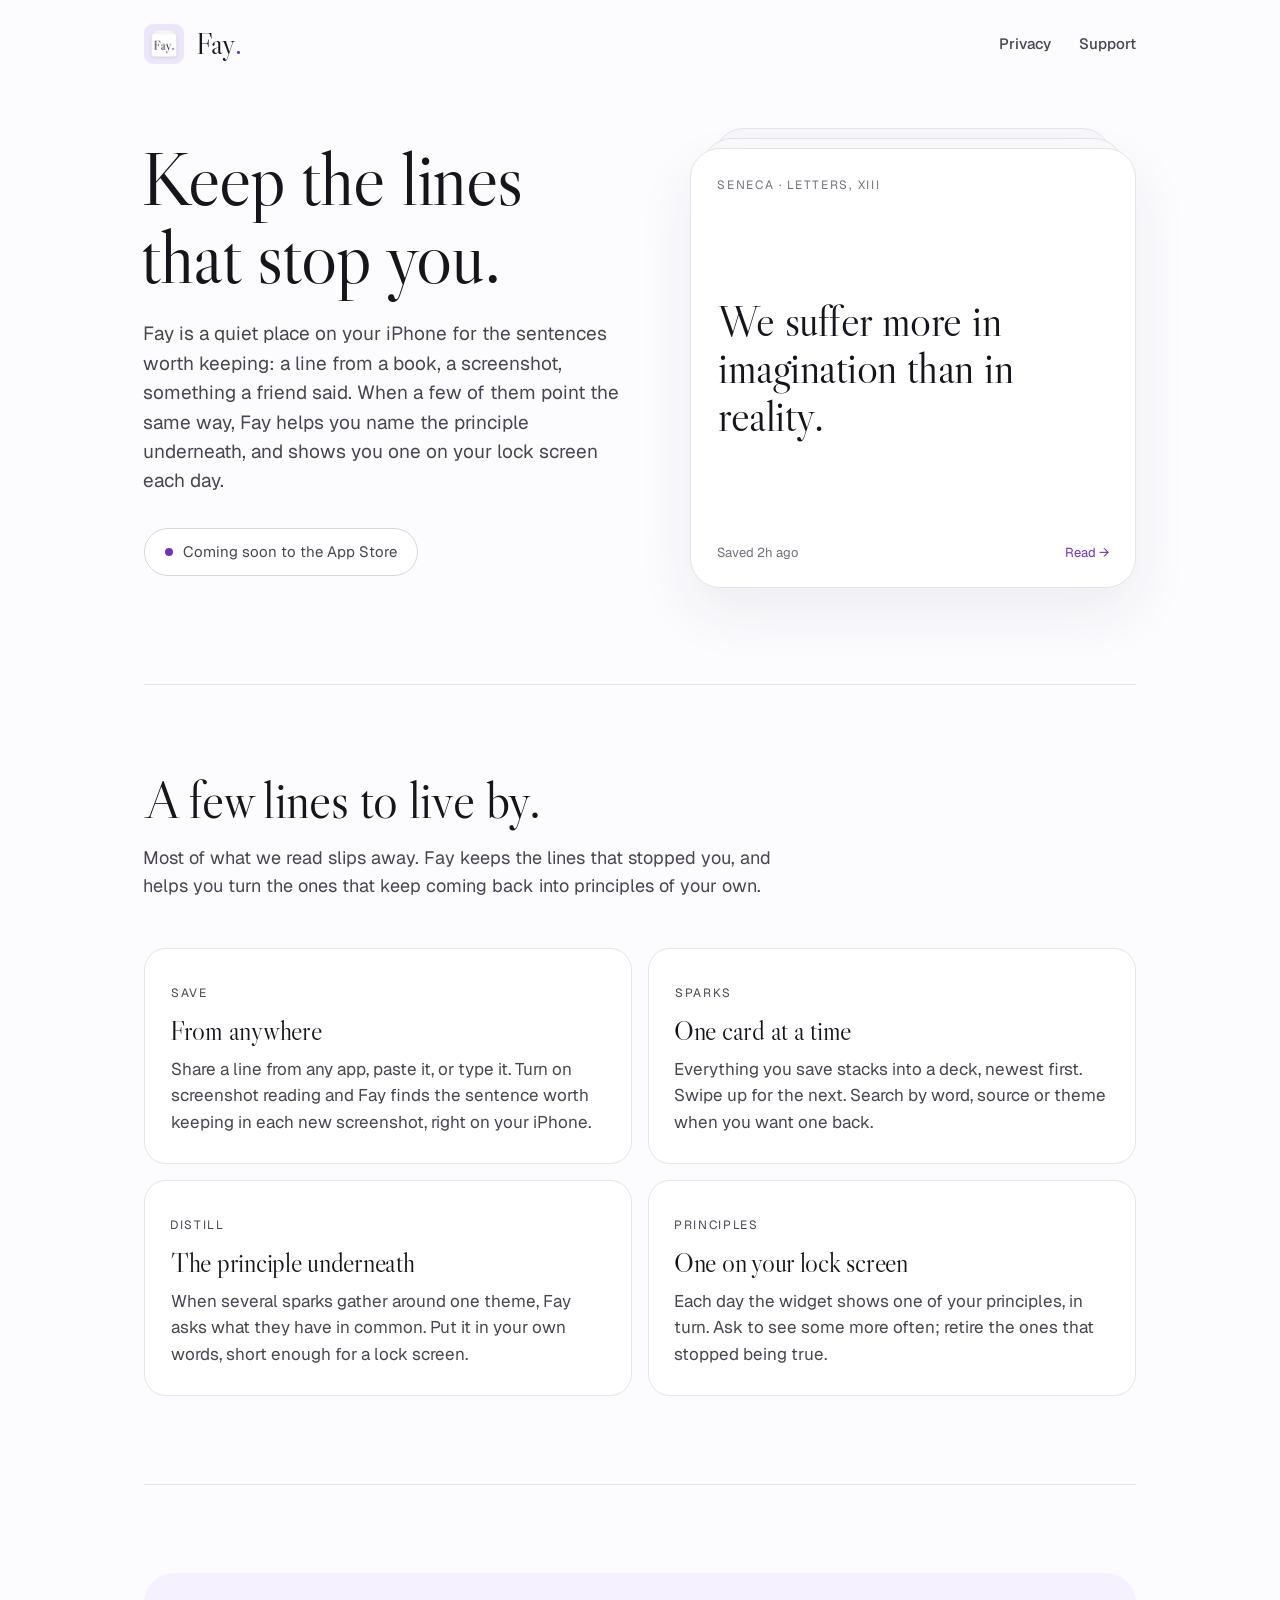
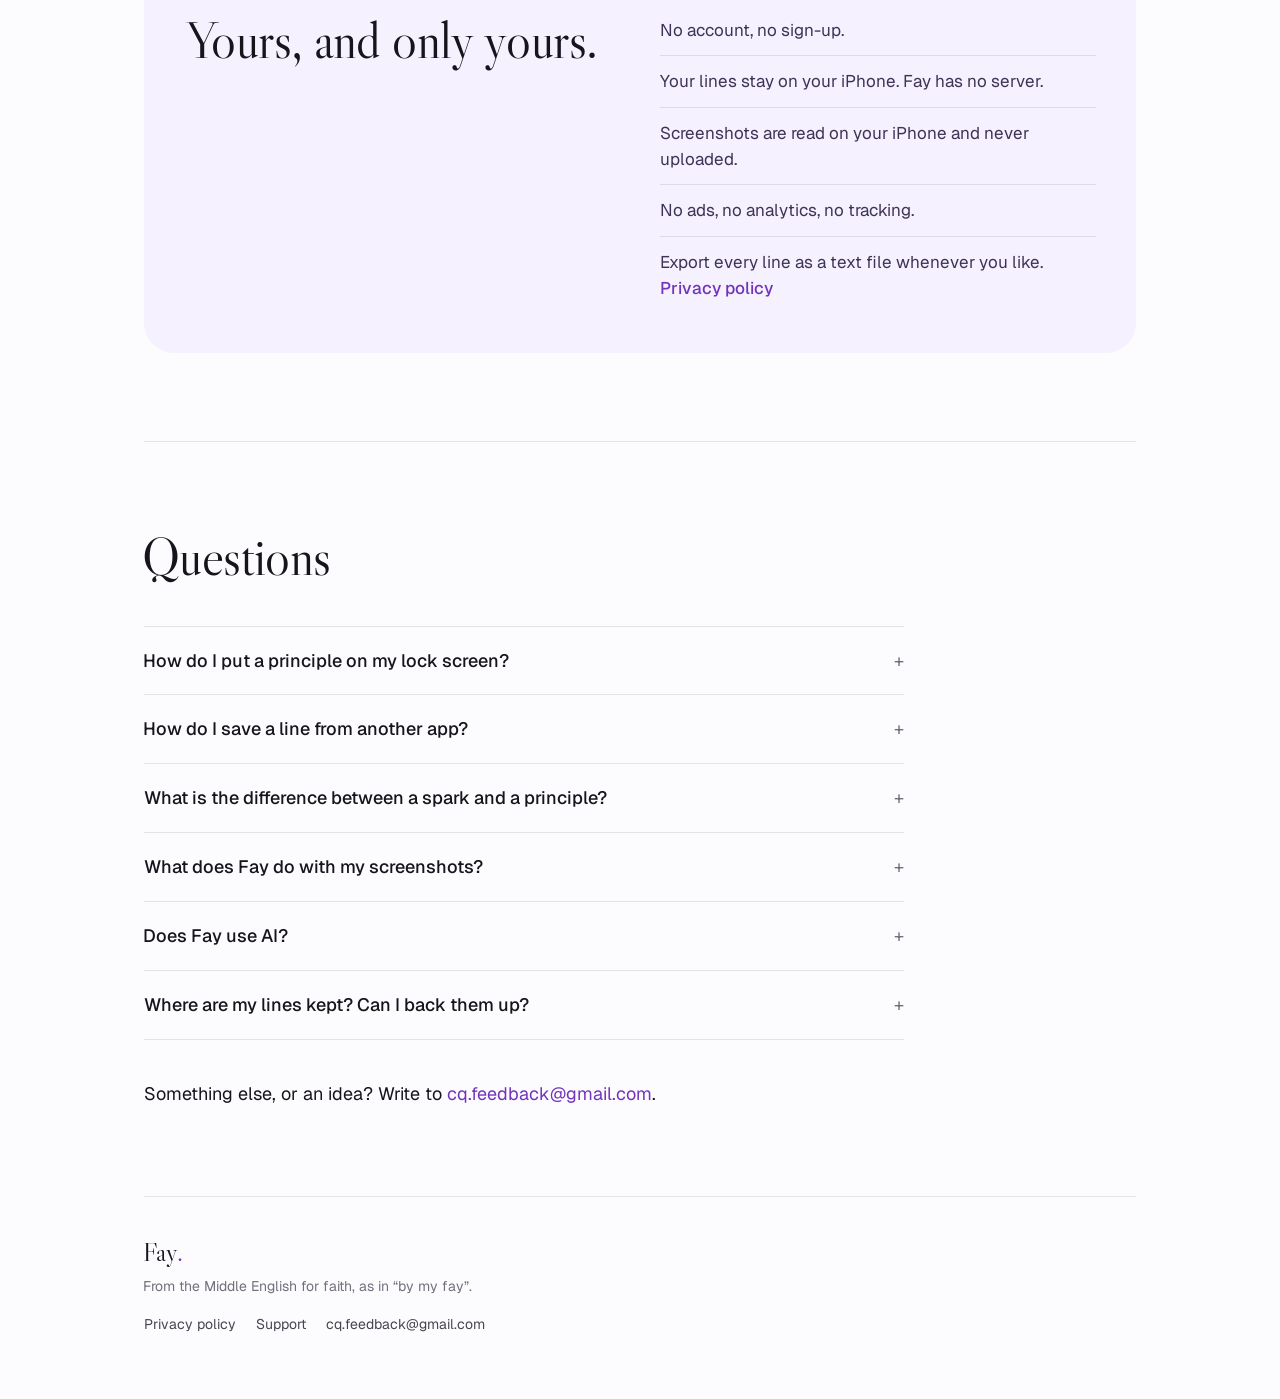
<file: index.html>
<!doctype html>
<html lang="en">
<head>
<meta charset="utf-8">
<meta name="viewport" content="width=device-width, initial-scale=1">
<title>Fay: keep the lines that stop you</title>
<meta name="description" content="Fay is a quiet iPhone app for the sentences worth keeping. Save a line from anywhere, find the principle underneath, and see one on your lock screen each day.">
<meta property="og:title" content="Fay: keep the lines that stop you">
<meta property="og:description" content="Save a line from anywhere. Find the principle underneath. Keep one on your lock screen.">
<meta property="og:image" content="https://carol-lab.github.io/Fay-Support/img/og.png">
<meta property="og:url" content="https://carol-lab.github.io/Fay-Support/">
<meta name="twitter:card" content="summary_large_image">
<!-- Once the App Store record exists, add: <meta name="apple-itunes-app" content="app-id=XXXXXXXXXX"> -->
<link rel="icon" href="img/favicon.png">
<link rel="apple-touch-icon" href="img/apple-touch-icon.png">
<link rel="stylesheet" href="site.css">
<script src="site.js" defer></script>
</head>
<body>
<div class="wrap">
  <nav>
    <a class="brand" href="./"><img src="img/apple-touch-icon.png" alt=""><span>Fay<span class="dot">.</span></span></a>
    <div class="links"><a href="privacy.html">Privacy</a><a href="#support">Support</a></div>
  </nav>

  <header class="hero">
    <div>
      <h1>Keep the lines that stop you.</h1>
      <p class="lead">Fay is a quiet place on your iPhone for the sentences worth keeping: a line from a book, a screenshot, something a friend said. When a few of them point the same way, Fay helps you name the principle underneath, and shows you one on your lock screen each day.</p>
      <!-- At launch, swap for Apple's official "Download on the App Store" badge, linked to the listing. -->
      <span class="badge"><i></i>Coming soon to the App Store</span>
    </div>
    <div class="deck" aria-hidden="true">
      <div class="back"></div><div class="back"></div>
      <div class="card">
        <p class="caps">Seneca · Letters, XIII</p>
        <p class="line">We suffer more in imagination than in reality.</p>
        <div class="foot"><span>Saved 2h ago</span><a>Read →</a></div>
      </div>
    </div>
  </header>

  <section id="how">
    <h2>A few lines to live by.</h2>
    <p class="intro">Most of what we read slips away. Fay keeps the lines that stopped you, and helps you turn the ones that keep coming back into principles of your own.</p>
    <div class="steps">
      <div class="step">
        <p class="caps">Save</p>
        <h3>From anywhere</h3>
        <p>Share a line from any app, paste it, or type it. Turn on screenshot reading and Fay finds the sentence worth keeping in each new screenshot, right on your iPhone.</p>
      </div>
      <div class="step">
        <p class="caps">Sparks</p>
        <h3>One card at a time</h3>
        <p>Everything you save stacks into a deck, newest first. Swipe up for the next. Search by word, source or theme when you want one back.</p>
      </div>
      <div class="step">
        <p class="caps">Distill</p>
        <h3>The principle underneath</h3>
        <p>When several sparks gather around one theme, Fay asks what they have in common. Put it in your own words, short enough for a lock screen.</p>
      </div>
      <div class="step">
        <p class="caps">Principles</p>
        <h3>One on your lock screen</h3>
        <p>Each day the widget shows one of your principles, in turn. Ask to see some more often; retire the ones that stopped being true.</p>
      </div>
    </div>
  </section>

  <section id="private">
    <div class="private">
      <div>
        <h2>Yours, and only yours.</h2>
      </div>
      <ul>
        <li>No account, no sign-up.</li>
        <li>Your lines stay on your iPhone. Fay has no server.</li>
        <li>Screenshots are read on your iPhone and never uploaded.</li>
        <li>No ads, no analytics, no tracking.</li>
        <li>Export every line as a text file whenever you like. <a href="privacy.html">Privacy policy</a></li>
      </ul>
    </div>
  </section>

  <section id="support">
    <h2>Questions</h2>
    <div class="faq">
      <details>
        <summary><span>How do I put a principle on my lock screen?</span></summary>
        <p>Touch and hold your lock screen, tap Customize, then Lock Screen, then Add Widgets, and choose Fay. It shows one principle a day and moves to the next one tomorrow. For the home screen, touch and hold an empty spot, tap Edit, then Add Widget.</p>
      </details>
      <details>
        <summary><span>How do I save a line from another app?</span></summary>
        <p>Select the words, tap Share, then Fay. If Fay isn't in the row of apps, scroll to the end, tap More and turn it on. You can also tap + in Fay to paste or type a line.</p>
      </details>
      <details>
        <summary><span>What is the difference between a spark and a principle?</span></summary>
        <p>A spark is a line you met somewhere: a book, a page, a conversation. A principle is a line you tell yourself and don't change much. Sparks become principles when you distill them, or when you choose "Make this a principle".</p>
      </details>
      <details>
        <summary><span>What does Fay do with my screenshots?</span></summary>
        <p>Only if you turn it on, Fay looks at screenshots you have taken since you last opened it, reads their text on your iPhone and suggests the sentence worth keeping. Screenshots without text are skipped. Nothing is uploaded, and Fay never changes or deletes your photos.</p>
        <p>To stop, turn off "Read new screenshots" in Fay's Settings, or remove Fay's access to Photos in the iPhone Settings app.</p>
      </details>
      <details>
        <summary><span>Does Fay use AI?</span></summary>
        <p>On iPhones with Apple Intelligence, Fay uses Apple's on-device model to suggest a short lock-screen version of a line and a theme or two. It runs on your iPhone and nothing is sent anywhere. On other iPhones, Fay makes the same suggestions with simple rules.</p>
      </details>
      <details>
        <summary><span>Where are my lines kept? Can I back them up?</span></summary>
        <p>On your iPhone, inside Fay. They are part of your iPhone's own backup, and you can export every line as a text file from Settings, Export all lines. Deleting the app deletes them, so export first if you want to keep a copy.</p>
      </details>
    </div>
    <p class="contact">Something else, or an idea? Write to <a href="mailto:cq.feedback@gmail.com?subject=Fay">cq.feedback@gmail.com</a>.</p>
  </section>

  <footer>
    <p class="name">Fay<span class="dot">.</span></p>
    <p>From the Middle English for faith, as in “by my fay”.</p>
    <div class="links"><a href="privacy.html">Privacy policy</a><a href="#support">Support</a><a href="mailto:cq.feedback@gmail.com?subject=Fay">cq.feedback@gmail.com</a></div>
  </footer>
</div>
</body>
</html>
</file>
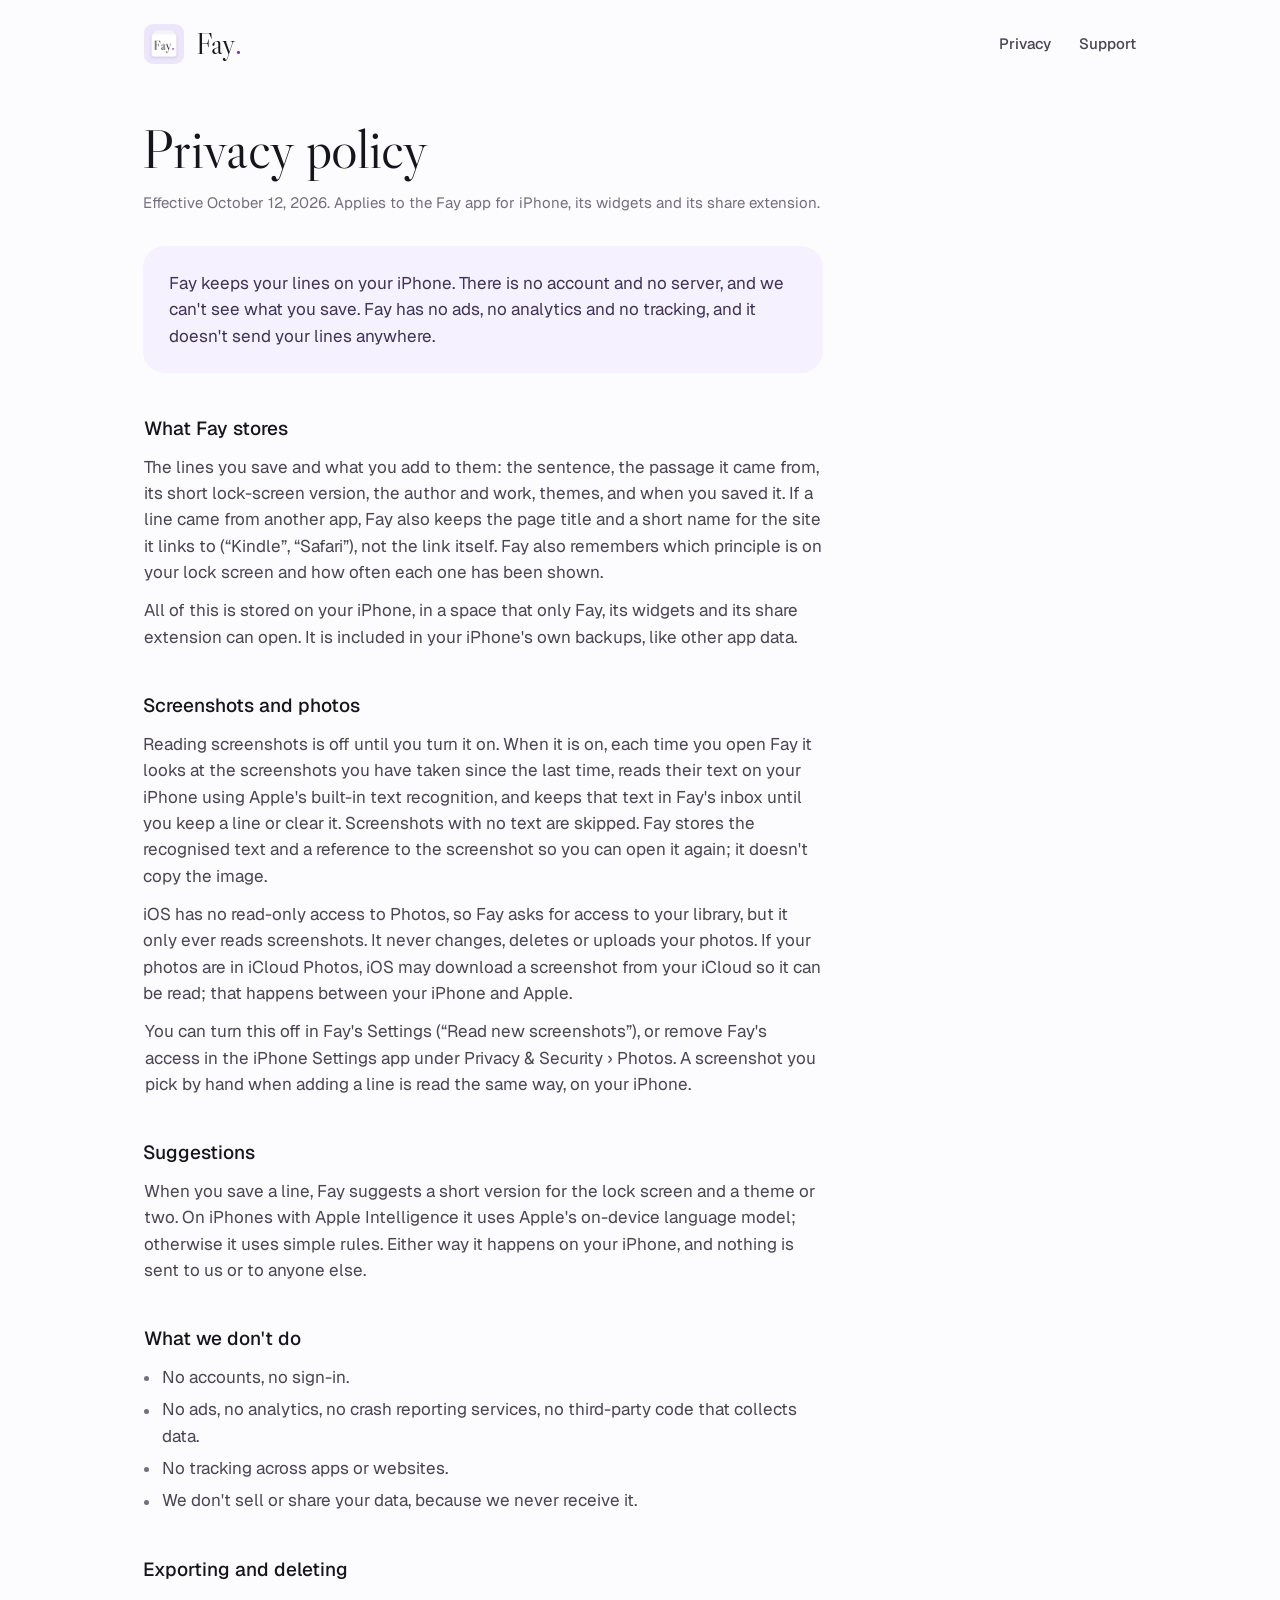
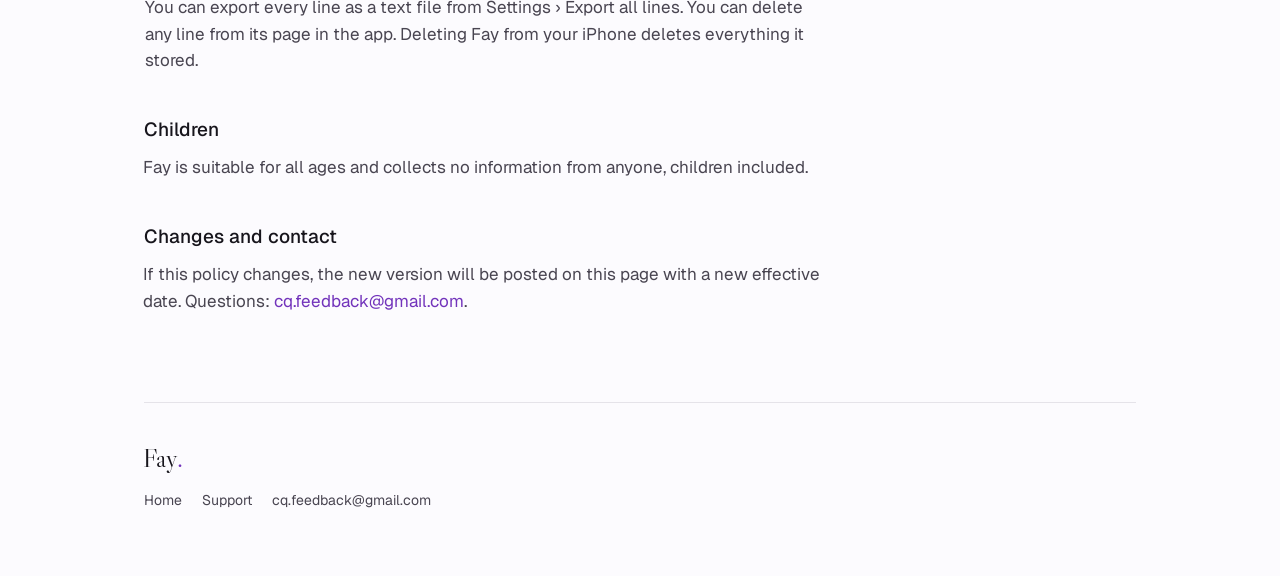
<file: privacy.html>
<!doctype html>
<html lang="en">
<head>
<meta charset="utf-8">
<meta name="viewport" content="width=device-width, initial-scale=1">
<title>Fay privacy policy</title>
<meta name="description" content="Fay keeps your lines on your iPhone. No account, no server, no ads, no analytics, no tracking.">
<link rel="icon" href="img/favicon.png">
<link rel="apple-touch-icon" href="img/apple-touch-icon.png">
<link rel="stylesheet" href="site.css">
<script src="site.js" defer></script>
</head>
<body>
<div class="wrap">
  <nav>
    <a class="brand" href="./"><img src="img/apple-touch-icon.png" alt=""><span>Fay<span class="dot">.</span></span></a>
    <div class="links"><a href="privacy.html">Privacy</a><a href="./#support">Support</a></div>
  </nav>

  <main class="doc">
    <h1>Privacy policy</h1>
    <p class="meta">Effective October 12, 2026. Applies to the Fay app for iPhone, its widgets and its share extension.</p>

    <p class="summary">Fay keeps your lines on your iPhone. There is no account and no server, and we can't see what you save. Fay has no ads, no analytics and no tracking, and it doesn't send your lines anywhere.</p>

    <h2>What Fay stores</h2>
    <p>The lines you save and what you add to them: the sentence, the passage it came from, its short lock-screen version, the author and work, themes, and when you saved it. If a line came from another app, Fay also keeps the page title and a short name for the site it links to (“Kindle”, “Safari”), not the link itself. Fay also remembers which principle is on your lock screen and how often each one has been shown.</p>
    <p>All of this is stored on your iPhone, in a space that only Fay, its widgets and its share extension can open. It is included in your iPhone's own backups, like other app data.</p>

    <h2>Screenshots and photos</h2>
    <p>Reading screenshots is off until you turn it on. When it is on, each time you open Fay it looks at the screenshots you have taken since the last time, reads their text on your iPhone using Apple's built-in text recognition, and keeps that text in Fay's inbox until you keep a line or clear it. Screenshots with no text are skipped. Fay stores the recognised text and a reference to the screenshot so you can open it again; it doesn't copy the image.</p>
    <p>iOS has no read-only access to Photos, so Fay asks for access to your library, but it only ever reads screenshots. It never changes, deletes or uploads your photos. If your photos are in iCloud Photos, iOS may download a screenshot from your iCloud so it can be read; that happens between your iPhone and Apple.</p>
    <p>You can turn this off in Fay's Settings (“Read new screenshots”), or remove Fay's access in the iPhone Settings app under Privacy &amp; Security › Photos. A screenshot you pick by hand when adding a line is read the same way, on your iPhone.</p>

    <h2>Suggestions</h2>
    <p>When you save a line, Fay suggests a short version for the lock screen and a theme or two. On iPhones with Apple Intelligence it uses Apple's on-device language model; otherwise it uses simple rules. Either way it happens on your iPhone, and nothing is sent to us or to anyone else.</p>

    <h2>What we don't do</h2>
    <ul>
      <li>No accounts, no sign-in.</li>
      <li>No ads, no analytics, no crash reporting services, no third-party code that collects data.</li>
      <li>No tracking across apps or websites.</li>
      <li>We don't sell or share your data, because we never receive it.</li>
    </ul>

    <h2>Exporting and deleting</h2>
    <p>You can export every line as a text file from Settings › Export all lines. You can delete any line from its page in the app. Deleting Fay from your iPhone deletes everything it stored.</p>

    <h2>Children</h2>
    <p>Fay is suitable for all ages and collects no information from anyone, children included.</p>

    <h2>Changes and contact</h2>
    <p>If this policy changes, the new version will be posted on this page with a new effective date. Questions: <a href="mailto:cq.feedback@gmail.com?subject=Fay%20privacy">cq.feedback@gmail.com</a>.</p>
  </main>

  <footer>
    <p class="name">Fay<span class="dot">.</span></p>
    <div class="links"><a href="./">Home</a><a href="./#support">Support</a><a href="mailto:cq.feedback@gmail.com?subject=Fay">cq.feedback@gmail.com</a></div>
  </footer>
</div>
</body>
</html>
</file>
<file: site.css>
@import url('https://fonts.googleapis.com/css2?family=Geist:wght@400;500&family=Libre+Caslon+Display&display=swap');

/* Fay's colours, from ios/Shared/Design/Tokens.swift (style 9c, oklch → sRGB).
   The app is light only, so the site is too. */
:root {
  --ground: #FCFBFE; --card: #FFFFFF; --lavender: #ECE6FA;
  --ink: #17151C; --muted: #736F7C; --soft: #494551; --deep: #3C3844;
  --hairline: #E5E3E9; --chip-line: #D8D6DD;
  --back1: #FAF9FC; --back2: #F7F6FA;
  --accent: #7233BB; --wash: #F5F1FF; --wash-ink: #3F3355;
  --serif: 'Libre Caslon Display', 'Iowan Old Style', Georgia, serif;
  --sans: 'Geist', -apple-system, BlinkMacSystemFont, 'Helvetica Neue', sans-serif;
  /* One shadow per elevation, as in the app: only the resting deck card has one. */
  --elev-card: 0 24px 60px rgba(48, 42, 59, .07);
  --r-deck: 30px; --r-list: 22px;
  --gutter: 24px;
  color-scheme: light;
}
@media (max-width: 600px) { :root { --gutter: 22px; } }

* { box-sizing: border-box; }
html { -webkit-text-size-adjust: 100%; }
body { margin: 0; background: var(--ground); color: var(--ink); font: 400 17px/1.55 var(--sans); -webkit-font-smoothing: antialiased; }
a { color: var(--accent); text-decoration: none; }
a:hover { text-decoration: underline; text-underline-offset: 3px; }
img { max-width: 100%; display: block; }
h1, h2, h3, p { margin: 0; }

/* One column edge per page: everything inside .wrap starts at its padding. */
.wrap { max-width: 1040px; margin: 0 auto; padding: 0 var(--gutter); }

.dot { color: var(--accent); }
.caps { font-size: 12px; line-height: 16px; letter-spacing: .14em; text-transform: uppercase; color: var(--muted); }

/* Nav: the icon paints a box, so its BOX sits on the left edge; the links are
   text only, so the last one's ink ends on the right edge. */
nav { display: flex; align-items: center; justify-content: space-between; height: 88px; }
nav .brand { display: flex; align-items: center; gap: 12px; color: var(--ink); }
nav .brand:hover { text-decoration: none; }
nav .brand img { width: 40px; height: 40px; border-radius: 9px; }
nav .brand span { font: 30px/1 var(--serif); letter-spacing: -.01em; }
nav .links { display: flex; gap: 28px; }
nav .links a { color: var(--soft); font-size: 15px; font-weight: 500; }

/* Hero */
.hero { display: grid; grid-template-columns: 1.1fr 1fr; gap: 56px; align-items: center; padding: 40px 0 96px; }
.hero h1 { font: clamp(46px, 6.4vw, 76px)/1.02 var(--serif); letter-spacing: -.015em; }
.hero .lead { margin-top: 24px; font-size: 19px; line-height: 1.55; color: var(--soft); max-width: 31em; }
.badge { display: inline-flex; align-items: center; gap: 10px; margin-top: 32px; height: 48px; padding: 0 20px; border: 1px solid var(--chip-line); border-radius: 999px; font-size: 15px; color: var(--soft); background: var(--card); }
.badge i { width: 8px; height: 8px; border-radius: 50%; background: var(--accent); }

/* The 9c deck, drawn the way the app draws it: two back cards inset 12 and 24,
   10px of each showing, the front card with the only shadow. */
.deck { position: relative; padding-top: 20px; }
.deck .back { position: absolute; left: 24px; right: 24px; top: 0; height: 60%; border-radius: var(--r-deck); background: var(--back2); border: 1px solid var(--hairline); }
.deck .back + .back { left: 12px; right: 12px; top: 10px; background: var(--back1); }
.card { position: relative; display: flex; flex-direction: column; min-height: 440px; padding: 28px 26px 24px; border-radius: var(--r-deck); background: var(--card); border: 1px solid var(--hairline); box-shadow: var(--elev-card); }
.card .line { margin: auto 0; padding: 24px 0; font: 44px/1.08 var(--serif); letter-spacing: -.012em; }
.card .foot { display: flex; justify-content: space-between; font-size: 13px; color: var(--muted); }
.card .foot a { color: var(--accent); }

/* Sections */
section { padding: 88px 0; border-top: 1px solid var(--hairline); }
section h2 { font: clamp(36px, 4.6vw, 52px)/1.06 var(--serif); letter-spacing: -.012em; }
section .intro { margin-top: 16px; font-size: 18px; color: var(--soft); max-width: 36em; }

.steps { display: grid; grid-template-columns: repeat(2, 1fr); gap: 16px; margin-top: 48px; }
.step { padding: 26px 26px 28px; border-radius: var(--r-list); background: var(--card); border: 1px solid var(--hairline); }
.step .caps { margin-bottom: 14px; }
.step h3 { font: 27px/1.15 var(--serif); letter-spacing: -.01em; }
.step p { margin-top: 10px; color: var(--soft); }

/* Privacy band: the distill prompt's lavender wash. */
.private { display: grid; grid-template-columns: 1fr 1fr; gap: 40px; padding: 40px; border-radius: var(--r-deck); background: var(--wash); color: var(--wash-ink); }
.private h2 { color: var(--ink); }
.private ul { margin: 0; padding: 0; list-style: none; }
.private li { padding: 12px 0; border-top: 1px solid rgba(63, 51, 85, .12); }
.private li:first-child { border-top: 0; padding-top: 4px; }
.private a { font-weight: 500; }

/* Support */
.faq { margin-top: 40px; max-width: 760px; }
.faq details { border-top: 1px solid var(--hairline); }
.faq details:last-child { border-bottom: 1px solid var(--hairline); }
.faq summary { display: flex; justify-content: space-between; gap: 16px; padding: 20px 0; cursor: pointer; list-style: none; font-size: 18px; font-weight: 500; }
.faq summary::-webkit-details-marker { display: none; }
.faq summary::after { content: '+'; color: var(--muted); font-weight: 400; }
.faq details[open] summary::after { content: '–'; }
.faq details p { padding: 0 0 22px; color: var(--soft); max-width: 40em; }
.faq details p + p { margin-top: -10px; }
.contact { margin-top: 40px; font-size: 18px; }

footer { padding: 40px 0 64px; border-top: 1px solid var(--hairline); color: var(--muted); font-size: 14px; }
footer .name { font: 26px/1.2 var(--serif); color: var(--ink); }
footer p + p { margin-top: 8px; }
footer .links { display: flex; flex-wrap: wrap; gap: 20px; margin-top: 16px; }
footer .links a { color: var(--soft); }

/* Policy page */
.doc { max-width: 680px; padding: 32px 0 88px; }
.doc h1 { font: clamp(40px, 6vw, 56px)/1.05 var(--serif); letter-spacing: -.012em; }
.doc .meta { margin-top: 12px; color: var(--muted); font-size: 15px; }
.doc .summary { margin-top: 32px; padding: 24px 26px; border-radius: var(--r-list); background: var(--wash); color: var(--wash-ink); }
.doc h2 { margin-top: 44px; font: 500 19px/1.3 var(--sans); }
.doc p, .doc ul { margin-top: 12px; color: var(--soft); }
.doc ul { padding: 0; list-style: none; }
/* The bullet is the list's first ink, so it sits on the column edge. */
.doc li { position: relative; padding-left: 18px; }
.doc li::before { content: ''; position: absolute; left: 0; top: .72em; width: 5px; height: 5px; border-radius: 50%; background: var(--muted); }
.doc li + li { margin-top: 6px; }

@media (max-width: 820px) {
  .hero, .private { grid-template-columns: 1fr; }
  .hero { gap: 48px; padding: 24px 0 72px; }
  .steps { grid-template-columns: 1fr; }
}
@media (max-width: 600px) {
  nav { height: 72px; }
  nav .links { gap: 20px; }
  .card { min-height: 380px; }
  .card .line { font-size: 38px; }
  section { padding: 64px 0; }
  .private { gap: 20px; padding: 28px 24px; }
  .step { padding: 22px 22px 24px; }
}
</file>
